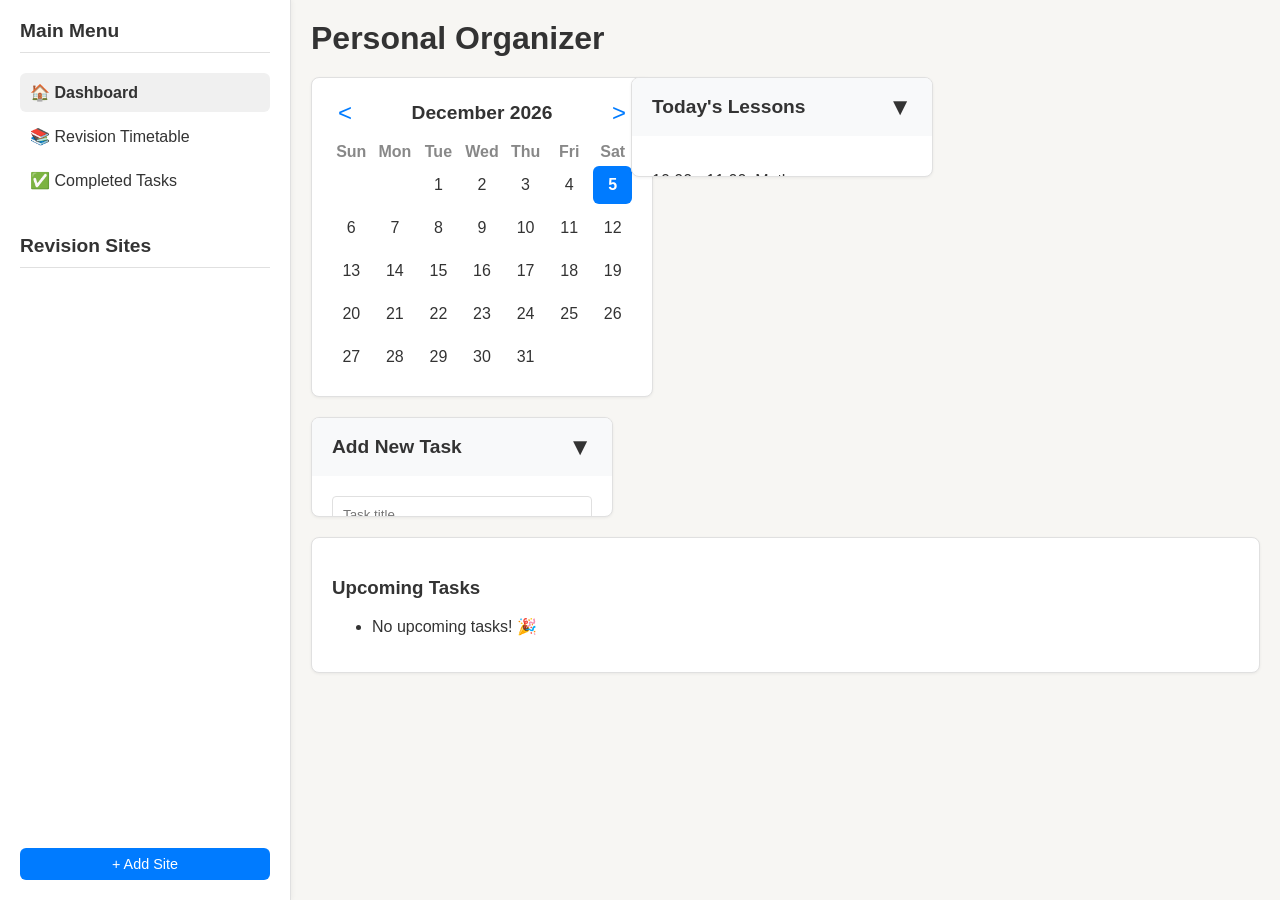
<file: index.html>
<!DOCTYPE html>
<html lang="en">
<head>
    <meta charset="UTF-8">
    <meta name="viewport" content="width=device-width, initial-scale=1.0">
    <title>Personal Organizer</title>
    <style>
        :root {
            --bg-color: #f7f6f3;
            --text-color: #333;
            --sidebar-bg: #fff;
            --card-bg: #fff;
            --accent-color: #007bff;
            --border-color: #e0e0e0;
            --card-shadow: 0 1px 3px rgba(0,0,0,0.06);
            --font-family: -apple-system, BlinkMacSystemFont, "Segoe UI", Roboto, "Helvetica Neue", Arial, sans-serif;
        }

        body {
            font-family: var(--font-family);
            background-color: var(--bg-color);
            color: var(--text-color);
            margin: 0;
            padding: 0;
            display: flex;
            height: 100vh;
            overflow: hidden;
        }

        .sidebar {
            width: 250px;
            background-color: var(--sidebar-bg);
            border-right: 1px solid var(--border-color);
            padding: 20px;
            box-shadow: 1px 0 5px rgba(0,0,0,0.05);
            display: flex;
            flex-direction: column;
            gap: 10px;
            overflow-y: auto;
        }

        .sidebar-header {
            font-size: 1.2em;
            font-weight: bold;
            margin-bottom: 10px;
            padding-bottom: 10px;
            border-bottom: 1px solid var(--border-color);
        }

        .sidebar ul {
            list-style: none;
            padding: 0;
            margin: 0;
        }

        .sidebar li {
            margin-bottom: 5px;
        }

        .sidebar-item {
            display: flex;
            align-items: center;
            padding: 10px;
            border-radius: 6px;
            cursor: pointer;
            transition: background-color 0.2s ease;
            gap: 10px;
            font-weight: 500;
        }
        
        .sidebar-item-revision {
            padding-left: 30px; 
            font-size: 0.9em;
            font-style: italic;
        }

        .sidebar-item:hover, .sidebar-item.active {
            background-color: #f0f0f0;
        }

        .sidebar-item.active {
            font-weight: 600;
        }

        .subject-item-header {
            display: flex;
            justify-content: space-between;
            align-items: center;
            width: 100%;
        }

        .subject-item-header .color-dot {
            width: 10px;
            height: 10px;
            border-radius: 50%;
            margin-right: 10px;
        }
        
        .subject-item-header .subject-name {
            flex-grow: 1;
        }

        .subject-item-header .actions {
            display: none;
        }
        
        .sidebar-item:hover .actions {
            display: flex;
            gap: 5px;
        }

        .action-button {
            background: none;
            border: none;
            cursor: pointer;
            font-size: 0.8em;
            color: var(--text-color);
            opacity: 0.6;
        }

        .action-button:hover {
            opacity: 1;
        }

        .add-button {
            background-color: var(--accent-color);
            color: white;
            border: none;
            padding: 8px 12px;
            border-radius: 6px;
            cursor: pointer;
            font-size: 0.9em;
            margin-top: auto;
            transition: background-color 0.2s ease;
        }

        .add-button:hover {
            background-color: #0056b3;
        }

        .main-content {
            flex-grow: 1;
            padding: 20px;
            display: flex;
            flex-direction: column;
            overflow-y: auto;
        }

        .content-header {
            display: flex;
            justify-content: space-between;
            align-items: center;
            margin-bottom: 20px;
        }

        .content-title {
            font-size: 2em;
            font-weight: bold;
        }

        /* New Grid Layout for main content */
        .content-grid {
            display: grid;
            grid-template-columns: 300px 300px;
            gap: 20px;
            align-items: start;
        }

        /* Compact Calendar Styles */
        .calendar-container {
            width: 100%;
            background-color: var(--card-bg);
            border-radius: 8px;
            padding: 20px;
            box-shadow: var(--card-shadow);
            border: 1px solid var(--border-color);
        }
        
        .calendar-header {
            display: flex;
            justify-content: space-between;
            align-items: center;
            margin-bottom: 15px;
        }

        .calendar-header button {
            background: none;
            border: none;
            font-size: 1.5em;
            cursor: pointer;
            color: var(--accent-color);
        }
        
        .calendar-header h2 {
            font-size: 1.2em;
            margin: 0;
        }

        .calendar-grid {
            display: grid;
            grid-template-columns: repeat(7, 1fr);
            gap: 5px;
            text-align: center;
        }

        .calendar-grid .day-name {
            font-weight: bold;
            color: #888;
        }

        .calendar-grid .day {
            padding: 10px;
            border-radius: 6px;
            cursor: pointer;
            transition: background-color 0.2s;
        }

        .calendar-grid .day:hover {
            background-color: #e9ecef;
        }
        
        .calendar-grid .day.current-day {
            background-color: var(--accent-color);
            color: white;
            font-weight: bold;
        }

        .calendar-grid .day.has-tasks {
            border: 2px solid #ffc107;
        }
        
        .calendar-grid .day.selected-day {
            background-color: #4CAF50;
            color: white;
            font-weight: bold;
        }
        
        /* Dropdown Tile Styles */
        .dropdown-tile {
            width: 100%;
            background-color: var(--card-bg);
            border-radius: 8px;
            box-shadow: var(--card-shadow);
            border: 1px solid var(--border-color);
            overflow: hidden;
        }

        .dropdown-header {
            display: flex;
            justify-content: space-between;
            align-items: center;
            padding: 15px 20px;
            cursor: pointer;
            background-color: #f8f9fa;
        }

        .dropdown-header h3 {
            margin: 0;
            font-size: 1.2em;
            font-weight: 600;
        }
        
        .dropdown-header .toggle-icon {
            font-size: 1.5em;
            transition: transform 0.3s ease;
        }

        .dropdown-content {
            padding: 20px;
            transition: max-height 0.3s ease-in-out;
            max-height: 0;
            overflow: hidden;
        }

        .dropdown-tile.open .dropdown-content {
            max-height: 500px; /* A large value to allow content to show */
        }
        
        .dropdown-tile.open .toggle-icon {
            transform: rotate(180deg);
        }

        /* Add Task Form inside dropdown */
        .add-task-form {
            display: flex;
            flex-direction: column;
            gap: 10px;
        }

        .add-task-form input,
        .add-task-form textarea {
            width: 100%;
            padding: 10px;
            border: 1px solid var(--border-color);
            border-radius: 4px;
            box-sizing: border-box;
        }
        
        .add-task-form button {
            padding: 10px;
            background-color: var(--accent-color);
            color: white;
            border: none;
            border-radius: 4px;
            cursor: pointer;
        }

        /* Task List & Timetable Styles */
        .task-container, .timetable-container {
            grid-column: span 2;
            background-color: var(--card-bg);
            border-radius: 8px;
            padding: 20px;
            box-shadow: var(--card-shadow);
            border: 1px solid var(--border-color);
        }
        
        .task-item {
            display: flex;
            align-items: flex-start;
            gap: 10px;
            padding: 15px 0;
            border-bottom: 1px solid var(--border-color);
        }
        
        .task-item:last-child {
            border-bottom: none;
        }
        
        .task-item input[type="checkbox"] {
            margin-top: 3px;
            width: 20px;
            height: 20px;
            cursor: pointer;
        }
        
        .task-item-content {
            flex-grow: 1;
        }

        .task-item-content h4 {
            margin: 0 0 5px 0;
            font-size: 1.1em;
            font-weight: 600;
        }

        .task-item-content p {
            margin: 0;
            font-size: 0.9em;
            color: #666;
            line-height: 1.4;
        }

        .task-item-content .task-date {
            font-size: 0.8em;
            color: #999;
            margin-top: 5px;
            font-style: italic;
        }
        
        .task-item.completed h4,
        .task-item.completed .task-date {
            text-decoration: line-through;
            color: #888;
        }

        /* Revision Timetable styles */
        .timetable-table {
            width: 100%;
            border-collapse: collapse;
            text-align: left;
        }
        
        .timetable-table th, .timetable-table td {
            padding: 10px;
            border: 1px solid var(--border-color);
        }
        
        .timetable-table th {
            background-color: #f8f9fa;
            font-weight: 600;
        }
        
        .timetable-table input[type="text"] {
            width: 100%;
            border: none;
            background: none;
            padding: 5px;
        }
        
        /* Modal Styles */
        .modal {
            display: none;
            position: fixed;
            z-index: 1;
            left: 0;
            top: 0;
            width: 100%;
            height: 100%;
            overflow: auto;
            background-color: rgba(0,0,0,0.4);
        }

        .modal-content {
            background-color: var(--card-bg);
            margin: 5% auto;
            padding: 20px;
            border: 1px solid #888;
            width: 80%;
            max-width: 600px;
            border-radius: 8px;
            box-shadow: 0 4px 8px rgba(0,0,0,0.1);
        }

        .close-button {
            color: #aaa;
            float: right;
            font-size: 28px;
            font-weight: bold;
        }

        .close-button:hover,
        .close-button:focus {
            color: #000;
            text-decoration: none;
            cursor: pointer;
        }

        .completed-list {
            list-style: none;
            padding: 0;
        }
        
        .completed-list-item {
            padding: 10px;
            color: #888;
            text-decoration: line-through;
            border-bottom: 1px solid var(--border-color);
        }
    </style>
</head>
<body>

    <div class="sidebar">
        <div class="sidebar-header">Main Menu</div>
        <ul>
            <li>
                <div class="sidebar-item active" onclick="showView('dashboard-view')">
                    <span>🏠 Dashboard</span>
                </div>
            </li>
            <li>
                <div class="sidebar-item" onclick="showView('timetable-view')">
                    <span>📚 Revision Timetable</span>
                </div>
            </li>
            <li>
                <div class="sidebar-item" onclick="showCompletedTasks()">
                    <span>✅ Completed Tasks</span>
                </div>
            </li>
        </ul>
        
        <div class="sidebar-header" style="margin-top: 20px;">Revision Sites</div>
        <ul id="revision-sites-list">
            </ul>
        <button class="add-button" onclick="openRevisionModal()">+ Add Site</button>
    </div>

    <div class="main-content">
        <div id="dashboard-view">
            <div class="content-header">
                <span class="content-title">Personal Organizer</span>
            </div>
            
            <div class="content-grid">
                <div class="calendar-container">
                    <div class="calendar-header">
                        <button id="prev-month-btn">&lt;</button>
                        <h2 id="current-month-year"></h2>
                        <button id="next-month-btn">&gt;</button>
                    </div>
                    <div id="calendar-grid" class="calendar-grid">
                        <div class="day-name">Sun</div>
                        <div class="day-name">Mon</div>
                        <div class="day-name">Tue</div>
                        <div class="day-name">Wed</div>
                        <div class="day-name">Thu</div>
                        <div class="day-name">Fri</div>
                        <div class="day-name">Sat</div>
                    </div>
                </div>

                <div class="dropdown-tile" id="lessons-dropdown">
                    <div class="dropdown-header">
                        <h3>Today's Lessons</h3>
                        <span class="toggle-icon">▼</span>
                    </div>
                    <div class="dropdown-content">
                        <p>10:00 - 11:00: Maths</p>
                        <p>11:00 - 12:00: Science</p>
                        <p>13:00 - 14:00: English</p>
                    </div>
                </div>
                
                <div class="dropdown-tile" id="add-task-dropdown">
                    <div class="dropdown-header">
                        <h3>Add New Task</h3>
                        <span class="toggle-icon">▼</span>
                    </div>
                    <div class="dropdown-content add-task-form">
                        <input type="text" id="task-title-input" placeholder="Task title" required>
                        <textarea id="task-description-input" placeholder="Task description (optional)"></textarea>
                        <input type="date" id="task-date-input" required>
                        <button onclick="addTask()">Add Task</button>
                    </div>
                </div>
            </div>
            
            <div class="task-container" style="margin-top: 20px;">
                <h3>Upcoming Tasks</h3>
                <ul id="upcoming-task-list" class="task-list">
                    </ul>
            </div>
        </div>
        
        <div id="timetable-view" style="display: none;">
            <div class="content-header">
                <span class="content-title">Revision Timetable</span>
            </div>
            <div class="timetable-container">
                <p>Plan your weekly revision schedule below. Click on a cell to edit.</p>
                <table class="timetable-table">
                    <thead>
                        <tr>
                            <th>Subject</th>
                            <th>Hours</th>
                            <th>Mon</th>
                            <th>Tue</th>
                            <th>Wed</th>
                            <th>Thu</th>
                            <th>Fri</th>
                            <th>Sat</th>
                            <th>Sun</th>
                        </tr>
                    </thead>
                    <tbody>
                        <tr>
                            <td><input type="text" value="Maths"></td>
                            <td><input type="text" value="3"></td>
                            <td><input type="text" value=""></td>
                            <td><input type="text" value=""></td>
                            <td><input type="text" value=""></td>
                            <td><input type="text" value=""></td>
                            <td><input type="text" value=""></td>
                            <td><input type="text" value=""></td>
                            <td><input type="text" value=""></td>
                        </tr>
                        <tr>
                            <td><input type="text" value="English"></td>
                            <td><input type="text" value="2"></td>
                            <td><input type="text" value=""></td>
                            <td><input type="text" value=""></td>
                            <td><input type="text" value=""></td>
                            <td><input type="text" value=""></td>
                            <td><input type="text" value=""></td>
                            <td><input type="text" value=""></td>
                            <td><input type="text" value=""></td>
                        </tr>
                    </tbody>
                </table>
            </div>
        </div>
    </div>
    
    <div id="completed-tasks-modal" class="modal">
        <div class="modal-content">
            <span class="close-button" onclick="closeModal('completed-tasks-modal')">&times;</span>
            <h2>Completed Tasks</h2>
            <ul id="completed-list" class="completed-list">
                </ul>
        </div>
    </div>
    
    <div id="revision-modal" class="modal">
        <div class="modal-content">
            <span class="close-button" onclick="closeModal('revision-modal')">&times;</span>
            <h2>Add Revision Site</h2>
            <input type="text" id="revision-name-input" class="modal-input" placeholder="Site Name">
            <input type="text" id="revision-url-input" class="modal-input" placeholder="Site URL (e.g., https://www.example.com)">
            <button class="add-button" onclick="createRevisionSite()">Add</button>
        </div>
    </div>

    <script>
        let tasks = JSON.parse(localStorage.getItem('tasks')) || [];
        let revisionSites = JSON.parse(localStorage.getItem('revisionSites')) || {};
        
        const revisionSitesList = document.getElementById('revision-sites-list');
        const calendarGrid = document.getElementById('calendar-grid');
        const currentMonthYear = document.getElementById('current-month-year');
        const prevMonthBtn = document.getElementById('prev-month-btn');
        const nextMonthBtn = document.getElementById('next-month-btn');
        const upcomingTaskList = document.getElementById('upcoming-task-list');
        const completedList = document.getElementById('completed-list');
        
        const taskTitleInput = document.getElementById('task-title-input');
        const taskDescriptionInput = document.getElementById('task-description-input');
        const taskDateInput = document.getElementById('task-date-input');
        
        let currentDate = new Date();
        
        // --- Core Functions ---
        function saveData() {
            localStorage.setItem('tasks', JSON.stringify(tasks));
            localStorage.setItem('revisionSites', JSON.stringify(revisionSites));
        }

        function openModal(id) {
            document.getElementById(id).style.display = 'block';
        }

        function closeModal(id) {
            document.getElementById(id).style.display = 'none';
        }

        function showView(viewId) {
            const views = ['dashboard-view', 'timetable-view'];
            views.forEach(id => {
                document.getElementById(id).style.display = 'none';
            });
            document.getElementById(viewId).style.display = 'block';

            document.querySelectorAll('.sidebar-item').forEach(item => item.classList.remove('active'));
            document.querySelector(`[onclick="showView('${viewId}')"]`).classList.add('active');
        }

        // --- Dropdown Functionality ---
        document.getElementById('lessons-dropdown').addEventListener('click', function() {
            this.classList.toggle('open');
        });
        document.getElementById('add-task-dropdown').addEventListener('click', function() {
            this.classList.toggle('open');
        });
        
        // --- Revision Sites Functions ---
        function renderRevisionSites() {
            revisionSitesList.innerHTML = '';
            for (const siteName in revisionSites) {
                const site = revisionSites[siteName];
                const li = document.createElement('li');
                const a = document.createElement('a');
                a.className = 'sidebar-item sidebar-item-revision';
                a.href = site.url;
                a.target = '_blank';
                a.innerHTML = `
                    <div class="subject-item-header">
                        <span class="subject-name">${siteName}</span>
                        <div class="actions">
                            <span class="action-button" onclick="deleteRevisionSite('${siteName}', event)">✖</span>
                        </div>
                    </div>
                `;
                li.appendChild(a);
                revisionSitesList.appendChild(li);
            }
        }

        function openRevisionModal() {
            document.getElementById('revision-name-input').value = '';
            document.getElementById('revision-url-input').value = '';
            openModal('revision-modal');
        }

        function createRevisionSite() {
            const siteName = document.getElementById('revision-name-input').value.trim();
            let siteUrl = document.getElementById('revision-url-input').value.trim();
        
            if (siteUrl && !siteUrl.startsWith('http://') && !siteUrl.startsWith('https://')) {
                siteUrl = `https://${siteUrl}`;
            }

            if (siteName && siteUrl) {
                revisionSites[siteName] = { url: siteUrl };
                saveData();
                closeModal('revision-modal');
                renderRevisionSites();
            }
        }
        
        function deleteRevisionSite(siteName, event) {
            event.stopPropagation();
            if (confirm(`Are you sure you want to delete "${siteName}"?`)) {
                delete revisionSites[siteName];
                saveData();
                renderRevisionSites();
            }
        }
        
        // --- Calendar and Task Functions ---
        function renderCalendar() {
            const date = new Date(currentDate);
            const year = date.getFullYear();
            const month = date.getMonth();
            const firstDay = new Date(year, month, 1).getDay();
            const lastDay = new Date(year, month + 1, 0).getDate();
            const today = new Date();
            
            currentMonthYear.textContent = new Intl.DateTimeFormat('en-US', { month: 'long', year: 'numeric' }).format(date);
            
            const daysInGrid = calendarGrid.querySelectorAll('.day');
            daysInGrid.forEach(day => day.remove());

            for (let i = 0; i < firstDay; i++) {
                const emptyDay = document.createElement('div');
                emptyDay.classList.add('day');
                calendarGrid.appendChild(emptyDay);
            }
            
            for (let i = 1; i <= lastDay; i++) {
                const day = document.createElement('div');
                day.classList.add('day');
                day.textContent = i;
                
                const dayDate = new Date(year, month, i);

                if (dayDate.toDateString() === today.toDateString()) {
                    day.classList.add('current-day');
                }
                
                const hasTasks = tasks.some(task => {
                    const taskDate = new Date(task.date);
                    return !task.completed && taskDate.getFullYear() === year && taskDate.getMonth() === month && taskDate.getDate() === i;
                });
                if (hasTasks) {
                    day.classList.add('has-tasks');
                }
                
                day.addEventListener('click', () => {
                    const formattedDate = dayDate.toISOString().split('T')[0];
                    taskDateInput.value = formattedDate;
                    
                    const allDays = calendarGrid.querySelectorAll('.day');
                    allDays.forEach(d => d.classList.remove('selected-day'));
                    day.classList.add('selected-day');
                });
                
                calendarGrid.appendChild(day);
            }
        }

        function renderUpcomingTasks() {
            upcomingTaskList.innerHTML = '';
            
            const upcomingTasks = tasks.filter(task => !task.completed)
                                       .sort((a, b) => new Date(a.date) - new Date(b.date));
            
            if (upcomingTasks.length === 0) {
                const li = document.createElement('li');
                li.innerHTML = "No upcoming tasks! 🎉";
                upcomingTaskList.appendChild(li);
                return;
            }
            
            upcomingTasks.forEach(task => {
                const li = document.createElement('li');
                li.classList.add('task-item');
                li.innerHTML = `
                    <input type="checkbox" onchange="toggleTaskCompletion('${task.id}')">
                    <div class="task-item-content">
                        <h4>${task.title}</h4>
                        <p>${task.description || ''}</p>
                        <span class="task-date">${new Date(task.date).toLocaleDateString()}</span>
                    </div>
                `;
                upcomingTaskList.appendChild(li);
            });
        }
        
        function addTask() {
            const taskTitle = taskTitleInput.value.trim();
            const taskDescription = taskDescriptionInput.value.trim();
            const taskDate = taskDateInput.value;
            
            if (taskTitle && taskDate) {
                const newTask = {
                    id: Date.now().toString(),
                    title: taskTitle,
                    description: taskDescription,
                    date: taskDate,
                    completed: false,
                };
                
                tasks.push(newTask);
                saveData();
                
                taskTitleInput.value = '';
                taskDescriptionInput.value = '';
                taskDateInput.value = '';
                
                renderUpcomingTasks();
                renderCalendar();
            } else {
                alert('Please enter a task title and date.');
            }
        }

        function toggleTaskCompletion(id) {
            const taskIndex = tasks.findIndex(task => task.id === id);
            if (taskIndex !== -1) {
                tasks[taskIndex].completed = true;
                saveData();
                renderUpcomingTasks();
                renderCalendar();
            }
        }
        
        function showCompletedTasks() {
            openModal('completed-tasks-modal');
            renderCompletedList();
        }

        function renderCompletedList() {
            completedList.innerHTML = '';
            const completed = tasks.filter(task => task.completed);
            
            if (completed.length === 0) {
                const li = document.createElement('li');
                li.textContent = "No tasks have been completed yet.";
                completedList.appendChild(li);
                return;
            }

            completed.forEach(task => {
                const li = document.createElement('li');
                li.classList.add('completed-list-item');
                li.textContent = task.title;
                completedList.appendChild(li);
            });
        }
        
        // Event Listeners
        prevMonthBtn.addEventListener('click', () => {
            currentDate.setMonth(currentDate.getMonth() - 1);
            renderCalendar();
        });

        nextMonthBtn.addEventListener('click', () => {
            currentDate.setMonth(currentDate.getMonth() + 1);
            renderCalendar();
        });

        // Initial render
        renderRevisionSites();
        renderCalendar();
        renderUpcomingTasks();
        showView('dashboard-view');
    </script>

</body>
</html>
</file>
